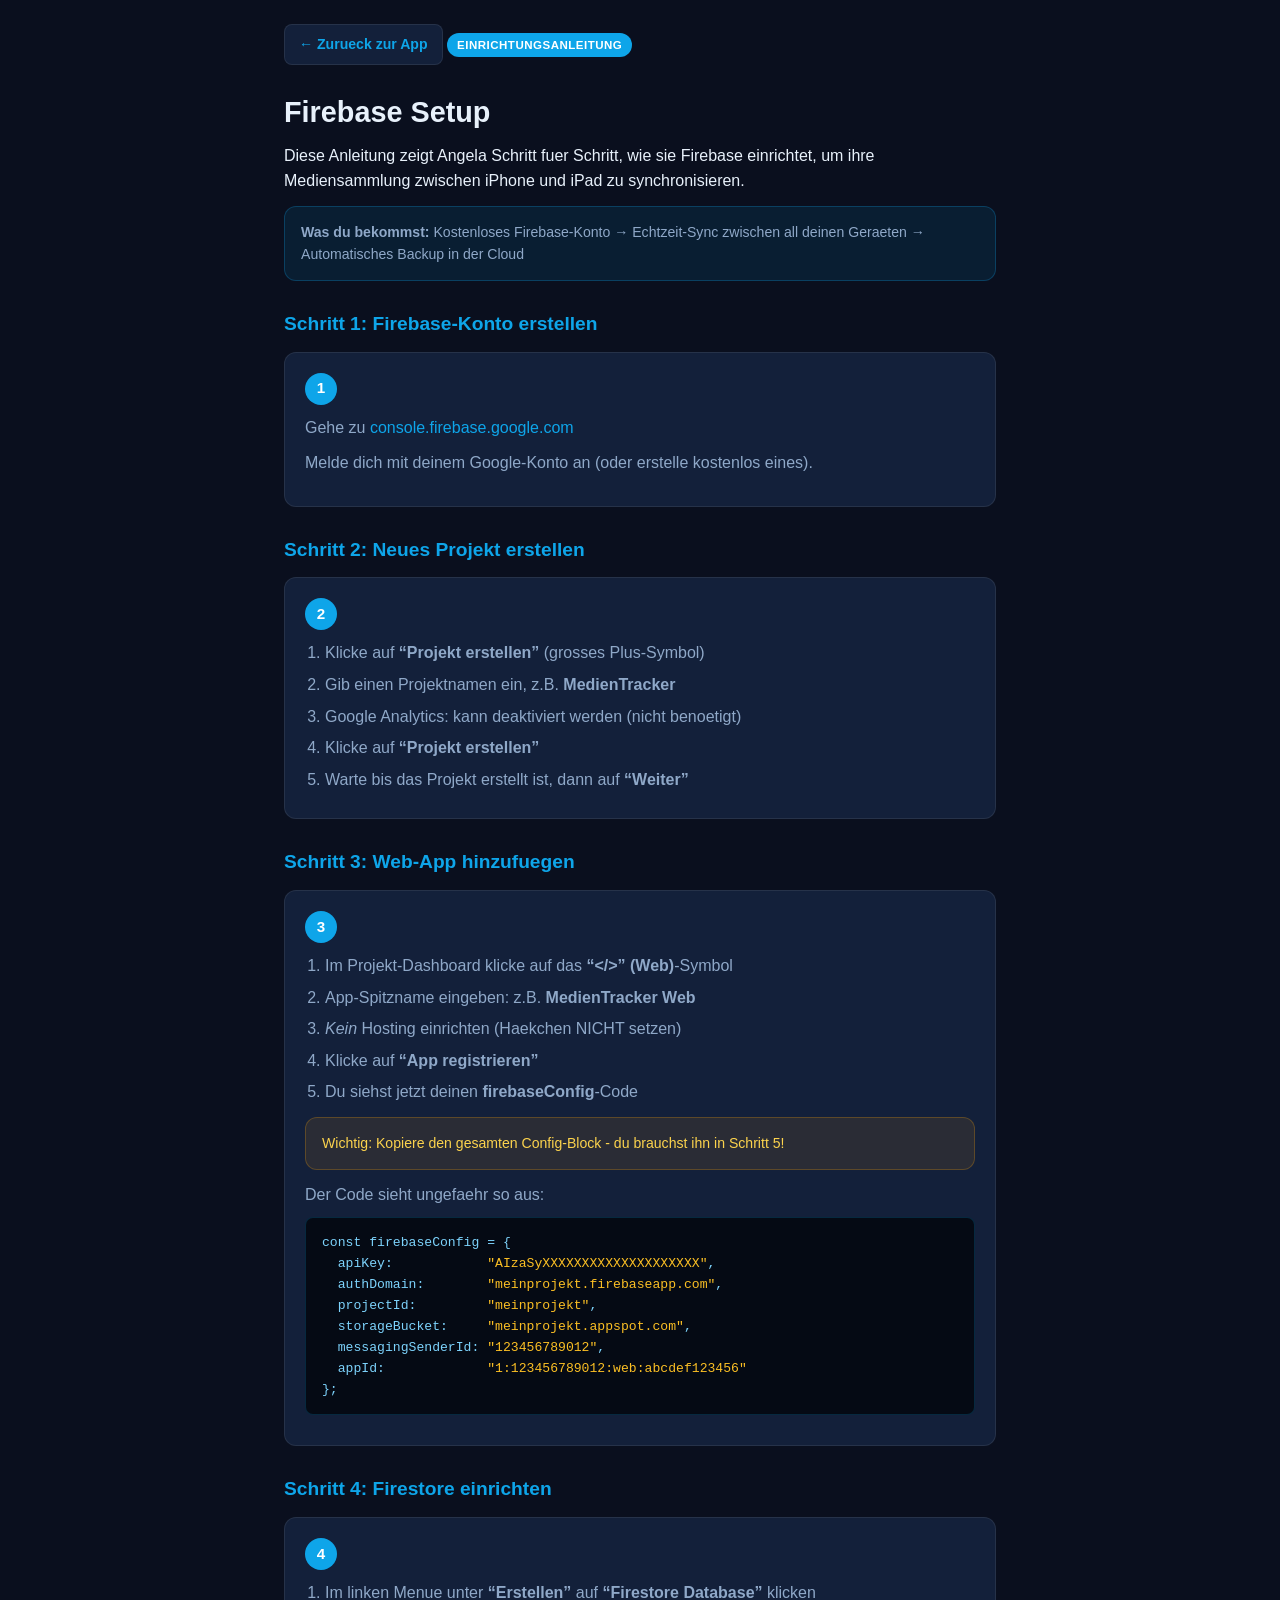
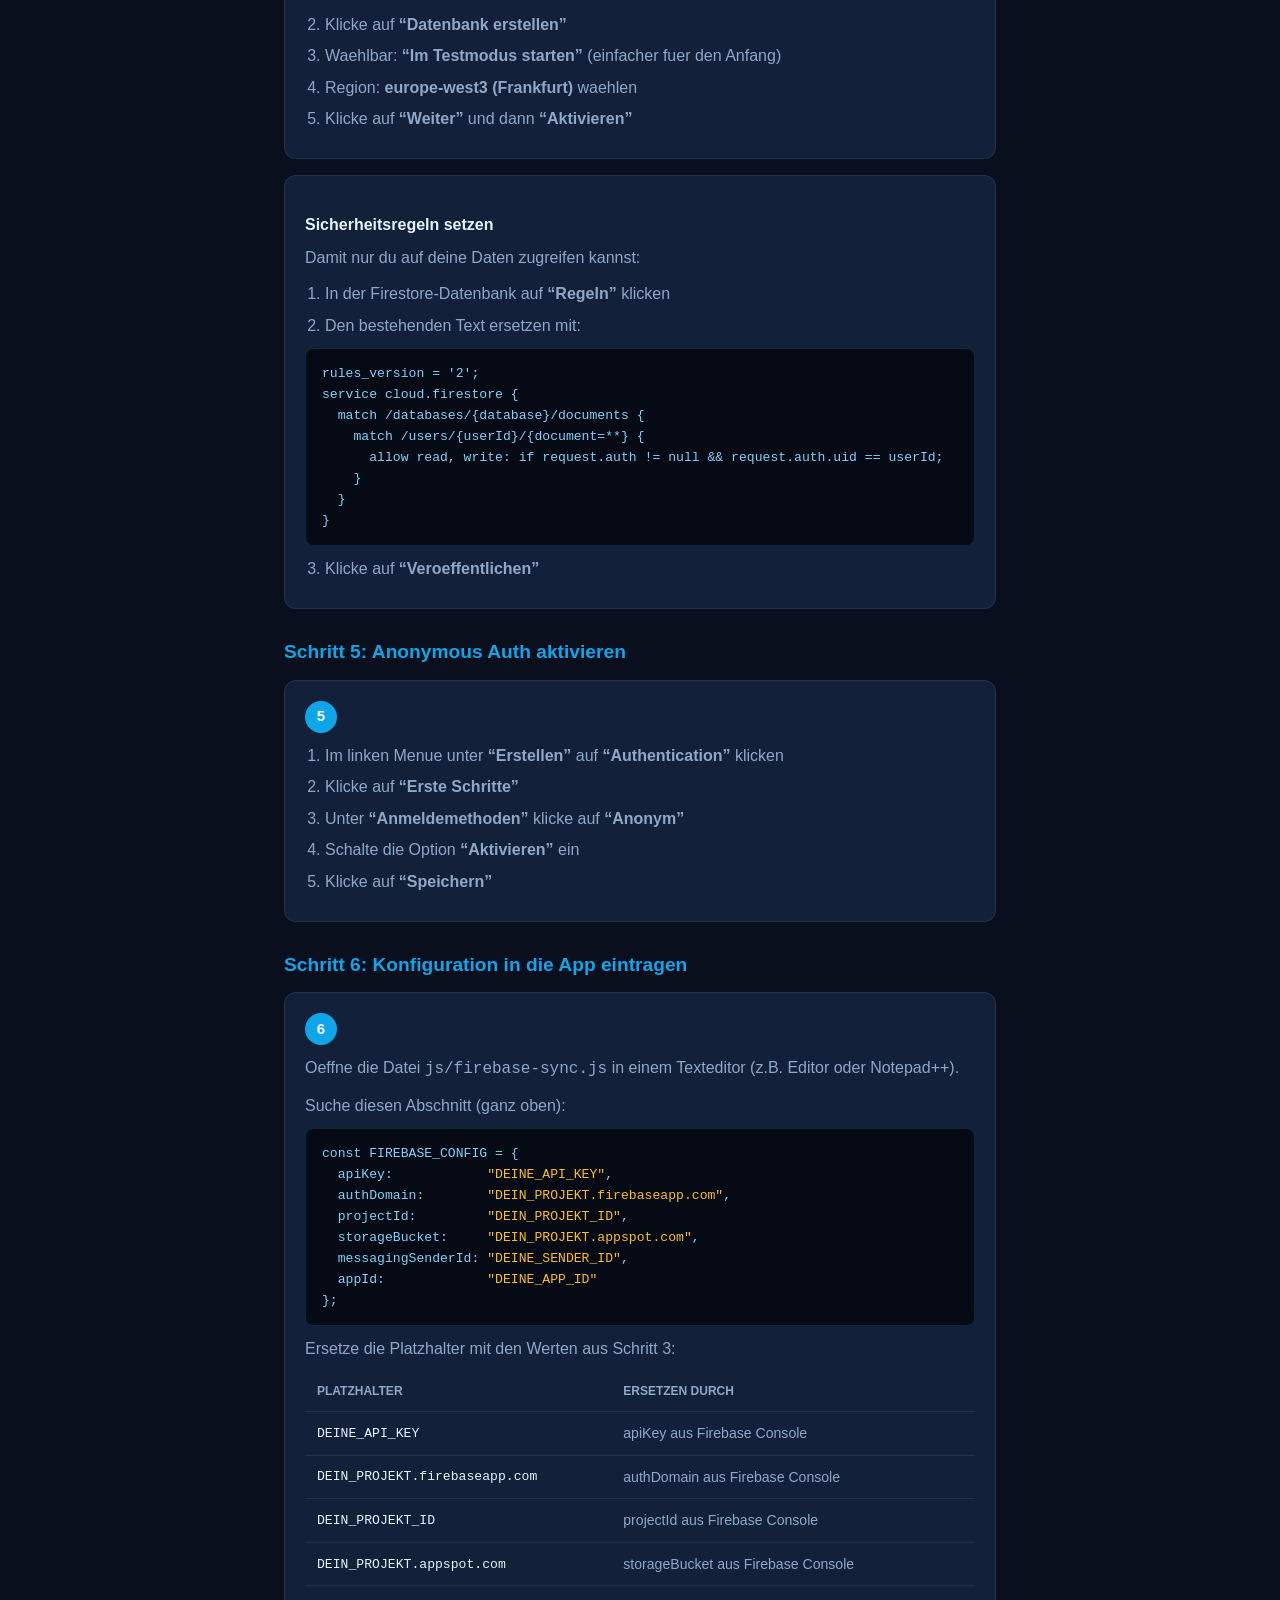
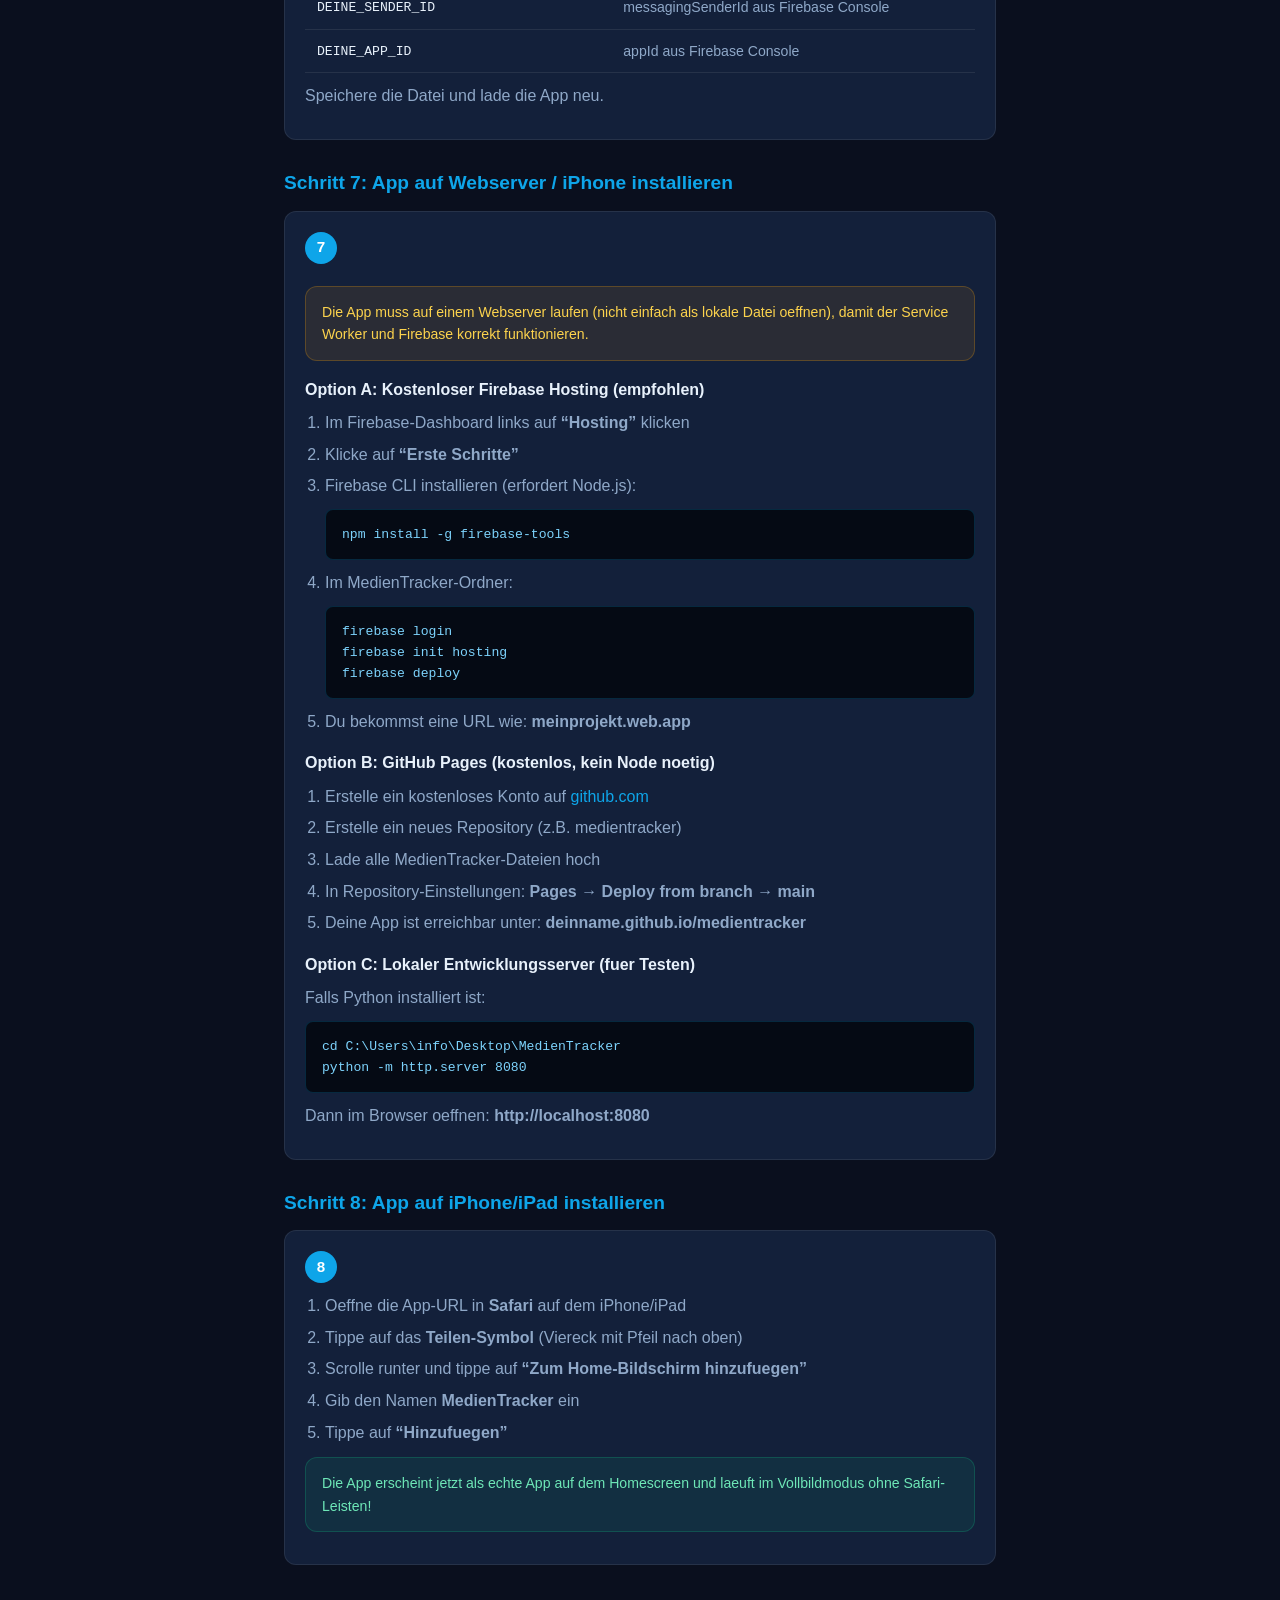
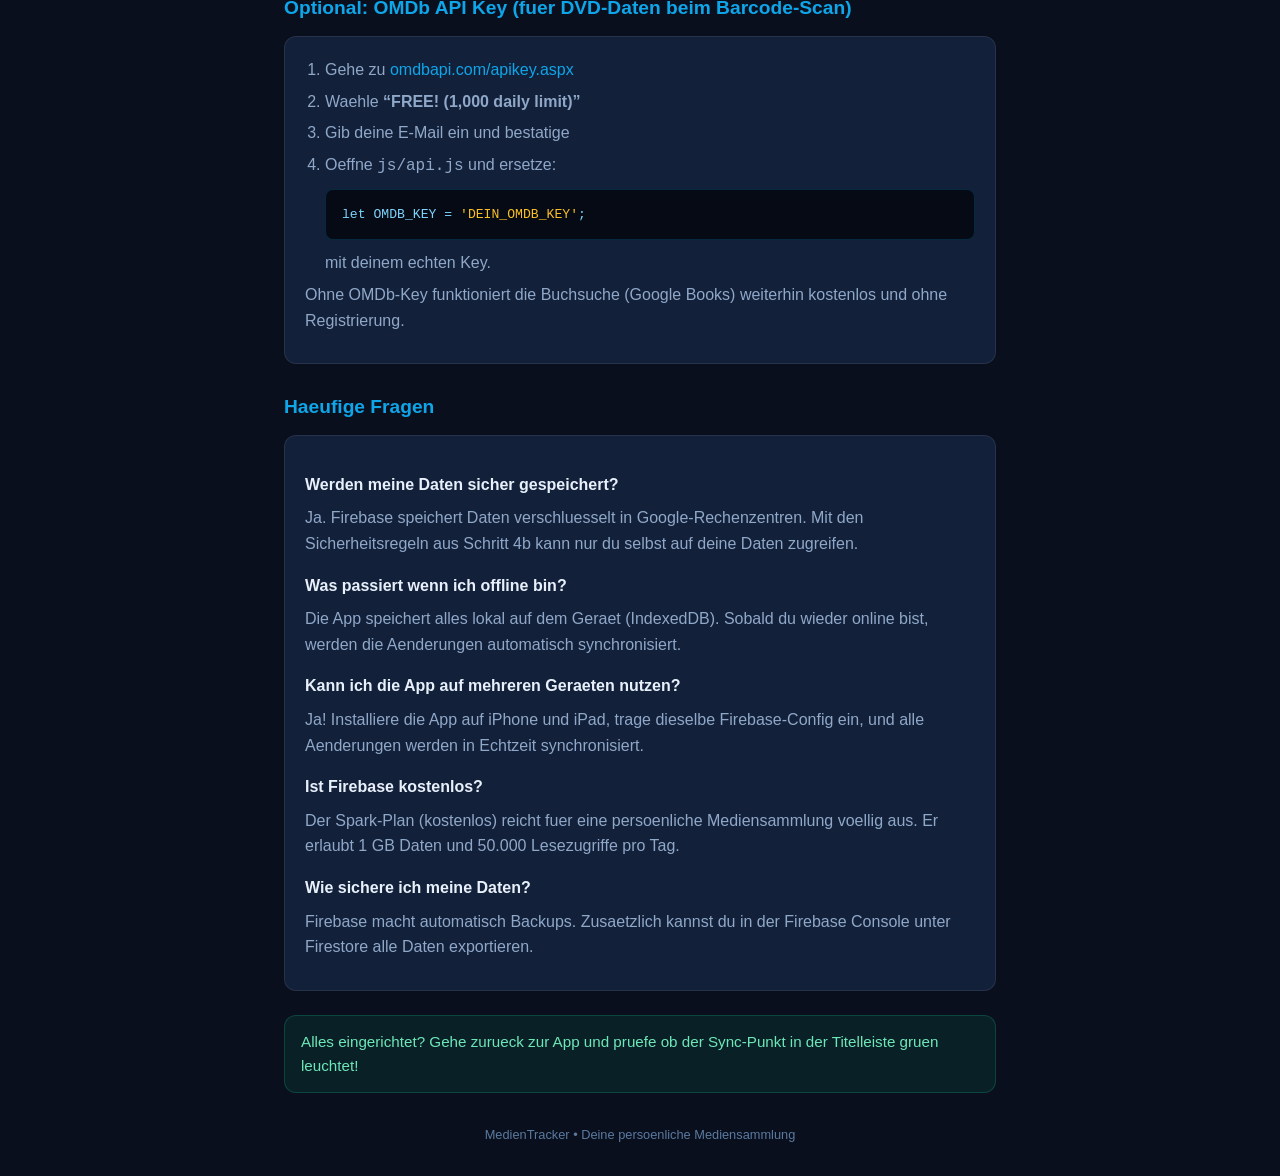
<file: setup_anleitung.html>
﻿<!DOCTYPE html>
<html lang="de">
<head>
<meta charset="UTF-8">
<meta name="viewport" content="width=device-width, initial-scale=1.0">
<title>Firebase Setup - MedienTracker</title>
<style>
  :root {
    --bg: #0a0f1e; --surface: #13203a; --surface2: #1a2d4a;
    --primary: #0ea5e9; --text: #e8f1fb; --text2: #8fa8c8;
    --success: #10b981; --warning: #f59e0b; --border: rgba(255,255,255,0.08);
    --radius: 12px;
  }
  * { box-sizing: border-box; margin: 0; padding: 0; }
  body {
    font-family: -apple-system, BlinkMacSystemFont, 'Segoe UI', Helvetica, Arial, sans-serif;
    background: var(--bg); color: var(--text);
    padding: 24px; max-width: 760px; margin: 0 auto;
    line-height: 1.6; font-size: 16px;
  }
  h1 { font-size: 1.8rem; font-weight: 800; margin-bottom: 8px; }
  h2 { font-size: 1.2rem; font-weight: 700; margin: 28px 0 12px; color: var(--primary); }
  h3 { font-size: 1rem; font-weight: 700; margin: 16px 0 8px; }
  p, li { color: var(--text2); margin-bottom: 10px; }
  ul, ol { padding-left: 20px; }
  li { margin-bottom: 6px; }
  a { color: var(--primary); text-decoration: none; }
  a:hover { text-decoration: underline; }

  .step {
    background: var(--surface);
    border-radius: var(--radius);
    padding: 20px;
    margin-bottom: 16px;
    border: 1px solid var(--border);
  }
  .step-num {
    display: inline-flex; align-items: center; justify-content: center;
    width: 32px; height: 32px;
    background: var(--primary); color: white;
    border-radius: 50%; font-weight: 800; font-size: 0.95rem;
    margin-bottom: 10px;
  }
  .code {
    background: #050a14; color: #7dd3fc;
    border-radius: 8px; padding: 14px 16px;
    font-family: 'SF Mono', 'Fira Code', 'Courier New', monospace;
    font-size: 0.82rem;
    overflow-x: auto;
    margin: 10px 0;
    border: 1px solid rgba(14,165,233,0.2);
    white-space: pre-wrap;
    word-break: break-all;
  }
  .highlight { color: #fbbf24; }
  .info-box {
    background: rgba(14,165,233,0.1); border: 1px solid rgba(14,165,233,0.25);
    border-radius: var(--radius); padding: 14px 16px; margin: 12px 0;
    font-size: 0.88rem; color: var(--text2);
  }
  .warn-box {
    background: rgba(245,158,11,0.1); border: 1px solid rgba(245,158,11,0.25);
    border-radius: var(--radius); padding: 14px 16px; margin: 12px 0;
    font-size: 0.88rem; color: #fcd34d;
  }
  .success-box {
    background: rgba(16,185,129,0.1); border: 1px solid rgba(16,185,129,0.25);
    border-radius: var(--radius); padding: 14px 16px; margin: 12px 0;
    font-size: 0.88rem; color: #6ee7b7;
  }
  .header-badge {
    display: inline-block; background: var(--primary);
    color: white; font-size: 0.72rem; font-weight: 700;
    padding: 3px 10px; border-radius: 20px; margin-bottom: 16px;
    letter-spacing: 0.5px; text-transform: uppercase;
  }
  table { width: 100%; border-collapse: collapse; margin: 10px 0; }
  th, td { text-align: left; padding: 10px 12px; border-bottom: 1px solid var(--border); font-size: 0.88rem; }
  th { color: var(--text3, var(--text2)); font-weight: 700; font-size: 0.75rem; text-transform: uppercase; }
  td { color: var(--text2); }
  td:first-child { color: var(--text); font-family: monospace; font-size: 0.82rem; }
  .back-btn {
    display: inline-flex; align-items: center; gap: 6px;
    background: var(--surface); color: var(--primary);
    border: 1px solid var(--border); border-radius: 8px;
    padding: 8px 14px; font-size: 0.88rem; font-weight: 600;
    cursor: pointer; margin-bottom: 24px; text-decoration: none;
  }
</style>
</head>
<body>

<a href="index.html" class="back-btn">&larr; Zurueck zur App</a>

<div class="header-badge">Einrichtungsanleitung</div>
<h1>Firebase Setup</h1>
<p style="color:var(--text); font-size:1rem;">
  Diese Anleitung zeigt Angela Schritt fuer Schritt, wie sie Firebase einrichtet,
  um ihre Mediensammlung zwischen iPhone und iPad zu synchronisieren.
</p>

<div class="info-box">
  <strong>Was du bekommst:</strong> Kostenloses Firebase-Konto &rarr; Echtzeit-Sync zwischen all deinen Geraeten &rarr; Automatisches Backup in der Cloud
</div>

<!-- SCHRITT 1 -->
<h2>Schritt 1: Firebase-Konto erstellen</h2>
<div class="step">
  <div class="step-num">1</div>
  <p>Gehe zu <a href="https://console.firebase.google.com" target="_blank">console.firebase.google.com</a></p>
  <p>Melde dich mit deinem Google-Konto an (oder erstelle kostenlos eines).</p>
</div>

<!-- SCHRITT 2 -->
<h2>Schritt 2: Neues Projekt erstellen</h2>
<div class="step">
  <div class="step-num">2</div>
  <ol>
    <li>Klicke auf <strong>&ldquo;Projekt erstellen&rdquo;</strong> (grosses Plus-Symbol)</li>
    <li>Gib einen Projektnamen ein, z.B. <strong>MedienTracker</strong></li>
    <li>Google Analytics: kann deaktiviert werden (nicht benoetigt)</li>
    <li>Klicke auf <strong>&ldquo;Projekt erstellen&rdquo;</strong></li>
    <li>Warte bis das Projekt erstellt ist, dann auf <strong>&ldquo;Weiter&rdquo;</strong></li>
  </ol>
</div>

<!-- SCHRITT 3 -->
<h2>Schritt 3: Web-App hinzufuegen</h2>
<div class="step">
  <div class="step-num">3</div>
  <ol>
    <li>Im Projekt-Dashboard klicke auf das <strong>&ldquo;&lt;/&gt;&rdquo; (Web)</strong>-Symbol</li>
    <li>App-Spitzname eingeben: z.B. <strong>MedienTracker Web</strong></li>
    <li><em>Kein</em> Hosting einrichten (Haekchen NICHT setzen)</li>
    <li>Klicke auf <strong>&ldquo;App registrieren&rdquo;</strong></li>
    <li>Du siehst jetzt deinen <strong>firebaseConfig</strong>-Code</li>
  </ol>
  <div class="warn-box">
    Wichtig: Kopiere den gesamten Config-Block - du brauchst ihn in Schritt 5!
  </div>
  <p>Der Code sieht ungefaehr so aus:</p>
  <div class="code">const firebaseConfig = {
  apiKey:            <span class="highlight">"AIzaSyXXXXXXXXXXXXXXXXXXXX"</span>,
  authDomain:        <span class="highlight">"meinprojekt.firebaseapp.com"</span>,
  projectId:         <span class="highlight">"meinprojekt"</span>,
  storageBucket:     <span class="highlight">"meinprojekt.appspot.com"</span>,
  messagingSenderId: <span class="highlight">"123456789012"</span>,
  appId:             <span class="highlight">"1:123456789012:web:abcdef123456"</span>
};</div>
</div>

<!-- SCHRITT 4 -->
<h2>Schritt 4: Firestore einrichten</h2>
<div class="step">
  <div class="step-num">4</div>
  <ol>
    <li>Im linken Menue unter <strong>&ldquo;Erstellen&rdquo;</strong> auf <strong>&ldquo;Firestore Database&rdquo;</strong> klicken</li>
    <li>Klicke auf <strong>&ldquo;Datenbank erstellen&rdquo;</strong></li>
    <li>Waehlbar: <strong>&ldquo;Im Testmodus starten&rdquo;</strong> (einfacher fuer den Anfang)</li>
    <li>Region: <strong>europe-west3 (Frankfurt)</strong> waehlen</li>
    <li>Klicke auf <strong>&ldquo;Weiter&rdquo;</strong> und dann <strong>&ldquo;Aktivieren&rdquo;</strong></li>
  </ol>
</div>

<!-- SCHRITT 4b: Sicherheitsregeln -->
<div class="step">
  <h3>Sicherheitsregeln setzen</h3>
  <p>Damit nur du auf deine Daten zugreifen kannst:</p>
  <ol>
    <li>In der Firestore-Datenbank auf <strong>&ldquo;Regeln&rdquo;</strong> klicken</li>
    <li>Den bestehenden Text ersetzen mit:</li>
  </ol>
  <div class="code">rules_version = '2';
service cloud.firestore {
  match /databases/{database}/documents {
    match /users/{userId}/{document=**} {
      allow read, write: if request.auth != null &amp;&amp; request.auth.uid == userId;
    }
  }
}</div>
  <ol start="3">
    <li>Klicke auf <strong>&ldquo;Veroeffentlichen&rdquo;</strong></li>
  </ol>
</div>

<!-- SCHRITT 5 -->
<h2>Schritt 5: Anonymous Auth aktivieren</h2>
<div class="step">
  <div class="step-num">5</div>
  <ol>
    <li>Im linken Menue unter <strong>&ldquo;Erstellen&rdquo;</strong> auf <strong>&ldquo;Authentication&rdquo;</strong> klicken</li>
    <li>Klicke auf <strong>&ldquo;Erste Schritte&rdquo;</strong></li>
    <li>Unter <strong>&ldquo;Anmeldemethoden&rdquo;</strong> klicke auf <strong>&ldquo;Anonym&rdquo;</strong></li>
    <li>Schalte die Option <strong>&ldquo;Aktivieren&rdquo;</strong> ein</li>
    <li>Klicke auf <strong>&ldquo;Speichern&rdquo;</strong></li>
  </ol>
</div>

<!-- SCHRITT 6 -->
<h2>Schritt 6: Konfiguration in die App eintragen</h2>
<div class="step">
  <div class="step-num">6</div>
  <p>Oeffne die Datei <code>js/firebase-sync.js</code> in einem Texteditor (z.B. Editor oder Notepad++).</p>
  <p>Suche diesen Abschnitt (ganz oben):</p>
  <div class="code">const FIREBASE_CONFIG = {
  apiKey:            <span class="highlight">"DEINE_API_KEY"</span>,
  authDomain:        <span class="highlight">"DEIN_PROJEKT.firebaseapp.com"</span>,
  projectId:         <span class="highlight">"DEIN_PROJEKT_ID"</span>,
  storageBucket:     <span class="highlight">"DEIN_PROJEKT.appspot.com"</span>,
  messagingSenderId: <span class="highlight">"DEINE_SENDER_ID"</span>,
  appId:             <span class="highlight">"DEINE_APP_ID"</span>
};</div>
  <p>Ersetze die Platzhalter mit den Werten aus Schritt 3:</p>
  <table>
    <tr><th>Platzhalter</th><th>Ersetzen durch</th></tr>
    <tr><td>DEINE_API_KEY</td><td>apiKey aus Firebase Console</td></tr>
    <tr><td>DEIN_PROJEKT.firebaseapp.com</td><td>authDomain aus Firebase Console</td></tr>
    <tr><td>DEIN_PROJEKT_ID</td><td>projectId aus Firebase Console</td></tr>
    <tr><td>DEIN_PROJEKT.appspot.com</td><td>storageBucket aus Firebase Console</td></tr>
    <tr><td>DEINE_SENDER_ID</td><td>messagingSenderId aus Firebase Console</td></tr>
    <tr><td>DEINE_APP_ID</td><td>appId aus Firebase Console</td></tr>
  </table>
  <p>Speichere die Datei und lade die App neu.</p>
</div>

<!-- SCHRITT 7 -->
<h2>Schritt 7: App auf Webserver / iPhone installieren</h2>
<div class="step">
  <div class="step-num">7</div>
  <div class="warn-box">
    Die App muss auf einem Webserver laufen (nicht einfach als lokale Datei oeffnen),
    damit der Service Worker und Firebase korrekt funktionieren.
  </div>
  <h3>Option A: Kostenloser Firebase Hosting (empfohlen)</h3>
  <ol>
    <li>Im Firebase-Dashboard links auf <strong>&ldquo;Hosting&rdquo;</strong> klicken</li>
    <li>Klicke auf <strong>&ldquo;Erste Schritte&rdquo;</strong></li>
    <li>Firebase CLI installieren (erfordert Node.js):
      <div class="code">npm install -g firebase-tools</div>
    </li>
    <li>Im MedienTracker-Ordner:
      <div class="code">firebase login
firebase init hosting
firebase deploy</div>
    </li>
    <li>Du bekommst eine URL wie: <strong>meinprojekt.web.app</strong></li>
  </ol>

  <h3>Option B: GitHub Pages (kostenlos, kein Node noetig)</h3>
  <ol>
    <li>Erstelle ein kostenloses Konto auf <a href="https://github.com" target="_blank">github.com</a></li>
    <li>Erstelle ein neues Repository (z.B. medientracker)</li>
    <li>Lade alle MedienTracker-Dateien hoch</li>
    <li>In Repository-Einstellungen: <strong>Pages &rarr; Deploy from branch &rarr; main</strong></li>
    <li>Deine App ist erreichbar unter: <strong>deinname.github.io/medientracker</strong></li>
  </ol>

  <h3>Option C: Lokaler Entwicklungsserver (fuer Testen)</h3>
  <p>Falls Python installiert ist:</p>
  <div class="code">cd C:\Users\info\Desktop\MedienTracker
python -m http.server 8080</div>
  <p>Dann im Browser oeffnen: <strong>http://localhost:8080</strong></p>
</div>

<!-- SCHRITT 8 -->
<h2>Schritt 8: App auf iPhone/iPad installieren</h2>
<div class="step">
  <div class="step-num">8</div>
  <ol>
    <li>Oeffne die App-URL in <strong>Safari</strong> auf dem iPhone/iPad</li>
    <li>Tippe auf das <strong>Teilen-Symbol</strong> (Viereck mit Pfeil nach oben)</li>
    <li>Scrolle runter und tippe auf <strong>&ldquo;Zum Home-Bildschirm hinzufuegen&rdquo;</strong></li>
    <li>Gib den Namen <strong>MedienTracker</strong> ein</li>
    <li>Tippe auf <strong>&ldquo;Hinzufuegen&rdquo;</strong></li>
  </ol>
  <div class="success-box">
    Die App erscheint jetzt als echte App auf dem Homescreen und laeuft im Vollbildmodus ohne Safari-Leisten!
  </div>
</div>

<!-- OPTIONAL: OMDb API -->
<h2>Optional: OMDb API Key (fuer DVD-Daten beim Barcode-Scan)</h2>
<div class="step">
  <ol>
    <li>Gehe zu <a href="https://www.omdbapi.com/apikey.aspx" target="_blank">omdbapi.com/apikey.aspx</a></li>
    <li>Waehle <strong>&ldquo;FREE! (1,000 daily limit)&rdquo;</strong></li>
    <li>Gib deine E-Mail ein und bestatige</li>
    <li>Oeffne <code>js/api.js</code> und ersetze:
      <div class="code">let OMDB_KEY = <span class="highlight">'DEIN_OMDB_KEY'</span>;</div>
      mit deinem echten Key.
    </li>
  </ol>
  <p>Ohne OMDb-Key funktioniert die Buchsuche (Google Books) weiterhin kostenlos und ohne Registrierung.</p>
</div>

<!-- FAQ -->
<h2>Haeufige Fragen</h2>
<div class="step">
  <h3>Werden meine Daten sicher gespeichert?</h3>
  <p>Ja. Firebase speichert Daten verschluesselt in Google-Rechenzentren. Mit den Sicherheitsregeln aus Schritt 4b kann nur du selbst auf deine Daten zugreifen.</p>

  <h3>Was passiert wenn ich offline bin?</h3>
  <p>Die App speichert alles lokal auf dem Geraet (IndexedDB). Sobald du wieder online bist, werden die Aenderungen automatisch synchronisiert.</p>

  <h3>Kann ich die App auf mehreren Geraeten nutzen?</h3>
  <p>Ja! Installiere die App auf iPhone und iPad, trage dieselbe Firebase-Config ein, und alle Aenderungen werden in Echtzeit synchronisiert.</p>

  <h3>Ist Firebase kostenlos?</h3>
  <p>Der Spark-Plan (kostenlos) reicht fuer eine persoenliche Mediensammlung voellig aus. Er erlaubt 1 GB Daten und 50.000 Lesezugriffe pro Tag.</p>

  <h3>Wie sichere ich meine Daten?</h3>
  <p>Firebase macht automatisch Backups. Zusaetzlich kannst du in der Firebase Console unter Firestore alle Daten exportieren.</p>
</div>

<div class="success-box" style="margin-top:24px; font-size:0.95rem;">
  Alles eingerichtet? Gehe zurueck zur App und pruefe ob der Sync-Punkt in der Titelleiste gruen leuchtet!
</div>

<p style="text-align:center; margin-top:32px; font-size:0.8rem; color:var(--text3, #5a7a9f);">
  MedienTracker &bull; Deine persoenliche Mediensammlung
</p>

</body>
</html>
</file>
